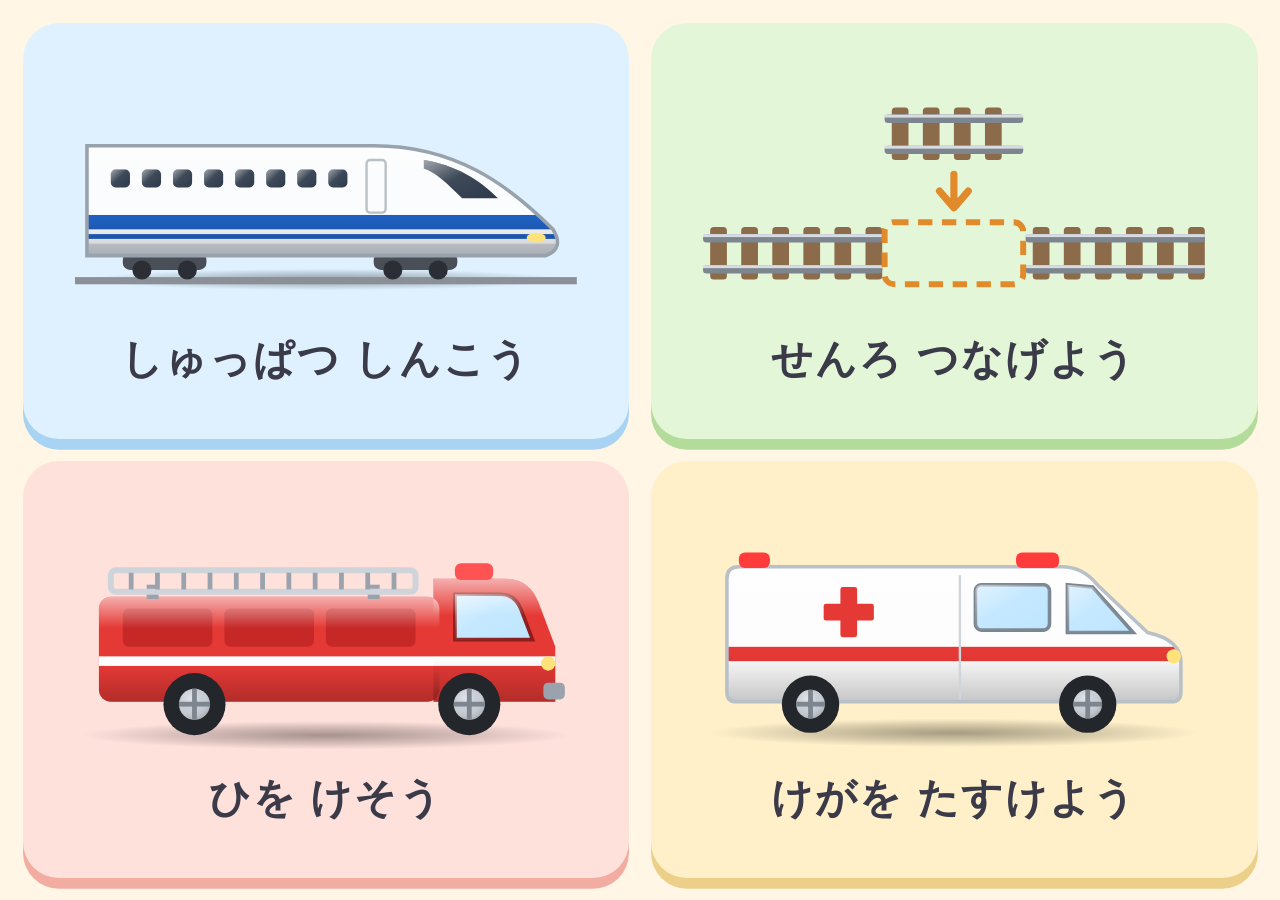
<file: index.html>
<!DOCTYPE html>
<html lang="ja">
<head>
<meta charset="UTF-8">
<meta name="viewport" content="width=device-width, initial-scale=1, maximum-scale=1, user-scalable=no, viewport-fit=cover">
<meta name="apple-mobile-web-app-capable" content="yes">
<meta name="mobile-web-app-capable" content="yes">
<meta name="apple-mobile-web-app-status-bar-style" content="black-translucent">
<meta name="apple-mobile-web-app-title" content="のりもの">
<title>のりもの おしごと</title>
<link rel="stylesheet" href="css/app.css">
</head>
<body>

<section id="home" class="screen">
  <div class="hot" aria-hidden="true"></div>
  <main id="grid"></main>
</section>

<section id="game" class="screen" hidden>
  <div id="stage"></div>
  <button id="homeBtn" class="home-btn" aria-label="ホームにもどる（長押し）">🏠</button>
</section>

<section id="end" class="screen" hidden>
  <div class="hot" aria-hidden="true"></div>
  <div class="end-box">
    <div class="wave">👋</div>
    <div class="end-title">おしまい</div>
    <div class="end-sub">また あそぼうね</div>
  </div>
</section>

<div id="parent" class="modal" hidden>
  <div class="sheet">
    <h2>おうちの人メニュー</h2>
    <p class="muted" id="playedText"></p>
    <div class="row">
      <span>あそぶ時間</span>
      <div class="seg" data-key="limitMin">
        <button data-v="10">10分</button><button data-v="20">20分</button><button data-v="30">30分</button><button data-v="0">なし</button>
      </div>
    </div>
    <div class="row">
      <span>音の大きさ</span>
      <div class="seg" data-key="volume">
        <button data-v="0.4">小</button><button data-v="0.7">中</button><button data-v="1">大</button>
      </div>
    </div>
    <div class="actions">
      <button id="resetTime">時間をリセット</button>
      <button id="closeParent" class="primary">とじる</button>
    </div>
  </div>
</div>

<script type="module" src="js/main.js"></script>
</body>
</html>
</file>
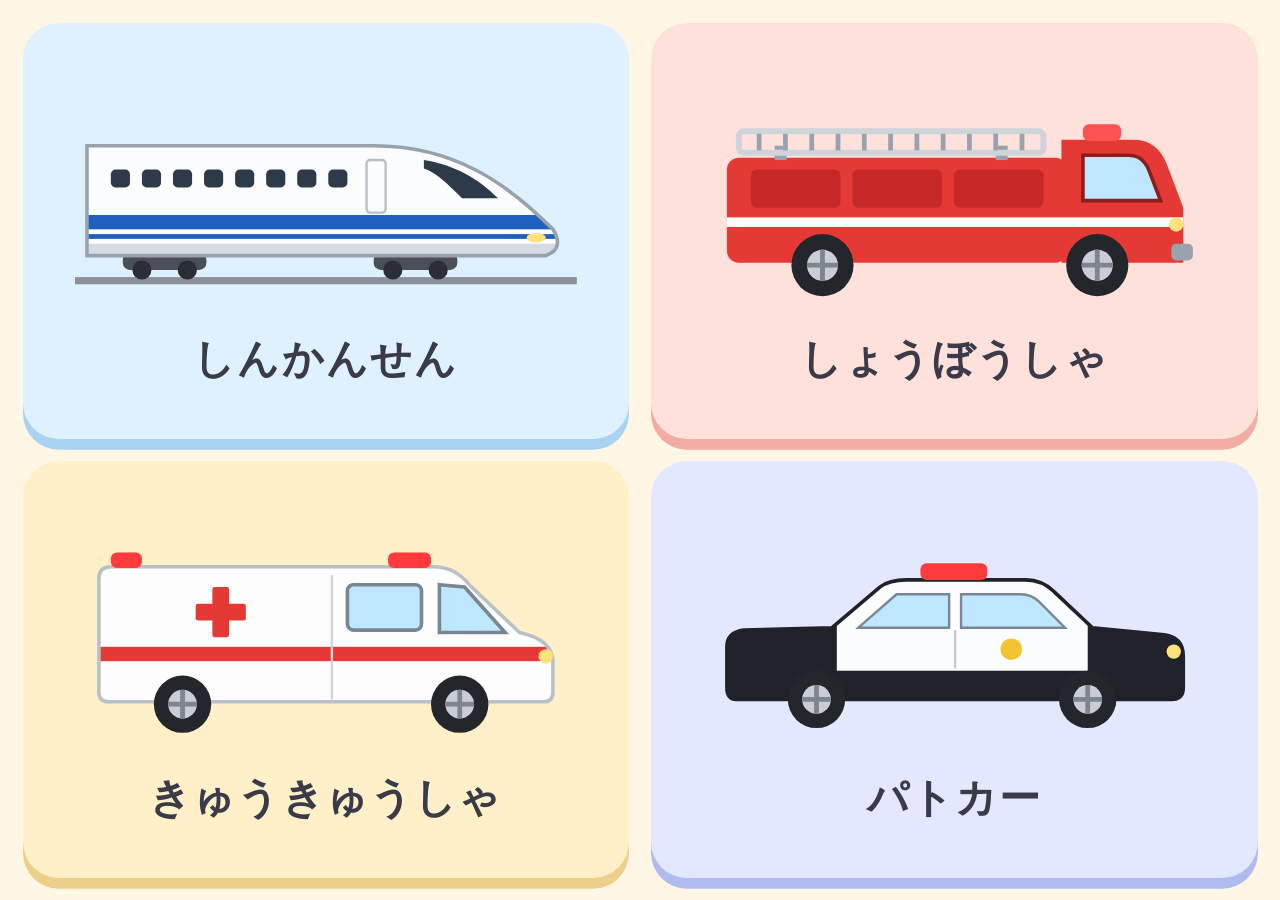
<file: v1.html>
<!DOCTYPE html>
<html lang="ja">
<head>
<meta charset="UTF-8">
<meta name="viewport" content="width=device-width, initial-scale=1, maximum-scale=1, user-scalable=no, viewport-fit=cover">
<meta name="apple-mobile-web-app-capable" content="yes">
<meta name="mobile-web-app-capable" content="yes">
<meta name="apple-mobile-web-app-status-bar-style" content="black-translucent">
<meta name="apple-mobile-web-app-title" content="のりもの">
<title>のりもの なにかな？</title>
<style>
  :root {
    --bg: #fff6e5;
    --ink: #3a3a48;
    --font: "Hiragino Maru Gothic ProN", "ヒラギノ丸ゴ ProN", "Hiragino Sans", "Rounded Mplus 1c", sans-serif;
  }
  * { box-sizing: border-box; -webkit-tap-highlight-color: transparent; }
  html, body {
    margin: 0; height: 100%; overflow: hidden;
    background: var(--bg); color: var(--ink); font-family: var(--font);
    -webkit-user-select: none; user-select: none; -webkit-touch-callout: none;
    touch-action: manipulation; overscroll-behavior: none;
  }

  /* ---------- ホーム：乗り物カード ---------- */
  #grid {
    height: 100dvh;
    display: grid; grid-template-columns: 1fr 1fr; grid-template-rows: 1fr 1fr;
    gap: clamp(12px, 2.5vmin, 28px);
    padding: max(clamp(12px, 2.5vmin, 28px), env(safe-area-inset-top)) clamp(12px, 2.5vmin, 28px) max(clamp(12px, 2.5vmin, 28px), env(safe-area-inset-bottom));
  }
  .card {
    border: none; border-radius: clamp(20px, 4vmin, 40px);
    background: var(--card); color: var(--ink); font: inherit;
    display: flex; flex-direction: column; align-items: center; justify-content: center;
    gap: 2vmin; padding: 2vmin; cursor: pointer;
    box-shadow: 0 1.2vmin 0 var(--shadow);
    transition: transform .12s, box-shadow .12s;
  }
  .card:active { transform: translateY(1vmin) scale(.97); box-shadow: 0 .2vmin 0 var(--shadow); }
  .card svg { width: 88%; max-height: 70%; animation: bob 2.4s ease-in-out infinite; }
  .card:nth-child(2) svg { animation-delay: -.6s; }
  .card:nth-child(3) svg { animation-delay: -1.2s; }
  .card:nth-child(4) svg { animation-delay: -1.8s; }
  .card .label { font-size: clamp(22px, 4.6vmin, 56px); font-weight: 700; letter-spacing: .05em; }

  @keyframes bob { 0%,100% { transform: translateY(0); } 50% { transform: translateY(-4%); } }

  /* 回転灯・タイヤ */
  .beacon { animation: blink .45s steps(1) infinite; }
  @keyframes blink { 50% { opacity: .3; } }
  .wheel { transform-box: fill-box; transform-origin: center; }
  .moving .wheel { animation: spin .45s linear infinite; }
  @keyframes spin { to { transform: rotate(360deg); } }

  /* ---------- 走るシーン ---------- */
  #stage {
    position: fixed; inset: 0; overflow: hidden;
    background: linear-gradient(#8fd3ff, #d9f1ff 70%);
    opacity: 0; pointer-events: none; transition: opacity .35s;
  }
  #stage.show { opacity: 1; pointer-events: auto; }
  .cloud {
    position: absolute; background: #fff; border-radius: 999px; opacity: .9;
    animation: drift 30s linear infinite;
  }
  .cloud::before, .cloud::after { content: ""; position: absolute; background: #fff; border-radius: 50%; }
  .cloud::before { width: 50%; height: 160%; left: 15%; bottom: 20%; }
  .cloud::after { width: 35%; height: 120%; right: 15%; bottom: 25%; }
  @keyframes drift { from { transform: translateX(0); } to { transform: translateX(-40vw); } }

  .fuji {
    position: absolute; left: 50%; bottom: 30vh; width: 70vmin; height: 30vmin;
    transform: translateX(-50%);
    background: linear-gradient(#ffffff 0 28%, #5b7fb8 28%);
    clip-path: polygon(0 100%, 40% 8%, 60% 8%, 100% 100%);
    display: none;
  }
  .ground { position: absolute; left: 0; right: 0; bottom: 0; height: 32vh; background: #8fd16a; }
  .road {
    position: absolute; left: 0; right: 0; bottom: 8vh; height: 17vh; background: #6b7078;
    display: none;
  }
  .road::after {
    content: ""; position: absolute; left: 0; right: 0; top: 50%; height: 1.2vh; transform: translateY(-50%);
    background: repeating-linear-gradient(90deg, #fff 0 8vw, transparent 8vw 14vw);
  }
  .ballast { position: absolute; left: 0; right: 0; bottom: 12vh; height: 7vh; background: #b9aa97; display: none; }

  #stage.scene-rail .fuji, #stage.scene-rail .ballast { display: block; }
  #stage.scene-road .road { display: block; }

  #stageName {
    position: absolute; top: max(8vh, env(safe-area-inset-top)); left: 0; right: 0; text-align: center;
    font-size: clamp(44px, 11vmin, 140px); font-weight: 800; color: #ff6b35;
    text-shadow: 0 0 1.2vmin #fff, 0 0 .5vmin #fff, 0 .7vmin 0 rgba(0,0,0,.15);
    letter-spacing: .06em;
    transform: scale(0);
  }
  #stage.show #stageName { animation: pop .6s cubic-bezier(.3,1.6,.5,1) .35s forwards; }
  @keyframes pop { to { transform: scale(1); } }

  #mover { position: absolute; left: 0; will-change: transform; }
  #mover svg { width: 100%; display: block; }
  #stage.scene-road #mover { width: 70vw; bottom: 12vh; transform: translateX(-80vw); }
  #stage.scene-rail #mover { width: 140vw; bottom: 13vh; transform: translateX(-150vw); }
  #stage.scene-road.show #mover { animation: drive-stop 4.6s forwards; }
  #stage.scene-rail.show #mover { animation: pass 3.9s cubic-bezier(.35,0,.65,1) .2s forwards; }
  #stage.scene-road.show #mover svg { animation: rumble .25s ease-in-out infinite; }

  @keyframes drive-stop {
    0%   { transform: translateX(-80vw); animation-timing-function: cubic-bezier(.2,.7,.4,1); }
    30%  { transform: translateX(15vw); }
    60%  { transform: translateX(15vw); animation-timing-function: cubic-bezier(.6,0,.8,.5); }
    100% { transform: translateX(110vw); }
  }
  @keyframes pass { from { transform: translateX(-150vw); } to { transform: translateX(110vw); } }
  @keyframes rumble { 50% { transform: translateY(-.6%); } }
</style>
</head>
<body>

<main id="grid"></main>

<div id="stage" aria-hidden="true">
  <div class="cloud" style="top:14vh;left:62vw;width:18vmin;height:6vmin"></div>
  <div class="cloud" style="top:26vh;left:12vw;width:24vmin;height:7vmin;animation-duration:42s"></div>
  <div class="fuji"></div>
  <div class="ground"></div>
  <div class="ballast"></div>
  <div class="road"></div>
  <div id="stageName"></div>
  <div id="mover"></div>
</div>

<script>
/* ================= 乗り物のイラスト（右向き） ================= */
const wheel = (cx, cy, r) => `
  <g class="wheel">
    <circle cx="${cx}" cy="${cy}" r="${r}" fill="#23262b"/>
    <circle cx="${cx}" cy="${cy}" r="${r * .5}" fill="#c9ced6"/>
    <rect x="${cx - 2}" y="${cy - r * .5}" width="4" height="${r}" fill="#7d858f"/>
    <rect x="${cx - r * .5}" y="${cy - 2}" width="${r}" height="4" fill="#7d858f"/>
  </g>`;

const NOSE = "M10,60 L250,60 C318,60 362,92 400,130 Q410,146 394,152 L10,152 Z";

function n700(uid, twoCars) {
  const windows = (x0, x1) => {
    let h = "";
    for (let x = x0; x <= x1; x += 26) h += `<rect x="${x}" y="80" width="16" height="15" rx="4" fill="#2d3a4a"/>`;
    return h;
  };
  const bogies = xs => xs.map(x => `
    <rect x="${x}" y="150" width="70" height="14" rx="6" fill="#4a4f57"/>
    <circle cx="${x + 16}" cy="164" r="8" fill="#2b2f35"/>
    <circle cx="${x + 54}" cy="164" r="8" fill="#2b2f35"/>`).join("");
  const stripes = (x, w) => `
    <rect x="${x}" y="118" width="${w}" height="12" fill="#1f5fbf"/>
    <rect x="${x}" y="134" width="${w}" height="4" fill="#1f5fbf"/>
    <rect x="${x}" y="142" width="${w}" height="9" fill="#d5dbe2"/>`;

  const lead = `
    ${bogies([40, 250])}
    <defs><clipPath id="nose-${uid}"><path d="${NOSE}"/></clipPath></defs>
    <g clip-path="url(#nose-${uid})">
      <rect x="0" y="50" width="420" height="110" fill="#fbfcfd"/>
      ${stripes(0, 420)}
    </g>
    <path d="${NOSE}" fill="none" stroke="#98a2ad" stroke-width="3"/>
    ${windows(30, 220)}
    <rect x="244" y="72" width="16" height="44" rx="3" fill="none" stroke="#b8c0c8" stroke-width="2"/>
    <path d="M292,72 C318,76 338,88 354,104 L324,104 C312,92 302,82 292,79 Z" fill="#2d3a4a"/>
    <ellipse cx="386" cy="137" rx="8" ry="4" fill="#ffe27a"/>`;

  if (!twoCars) {
    return `<svg viewBox="0 0 420 200" xmlns="http://www.w3.org/2000/svg">
      <rect x="0" y="170" width="420" height="6" fill="#8a8f98"/>${lead}</svg>`;
  }
  const middle = `
    ${bogies([40, 270])}
    <rect x="10" y="60" width="380" height="92" rx="8" fill="#fbfcfd" stroke="#98a2ad" stroke-width="3"/>
    ${stripes(11.5, 377)}
    ${windows(40, 340)}
    <rect x="388" y="76" width="24" height="64" fill="#7d858f"/>`;
  return `<svg viewBox="0 0 820 200" xmlns="http://www.w3.org/2000/svg">
    <rect x="0" y="170" width="820" height="6" fill="#8a8f98"/>
    ${middle}<g transform="translate(400,0)">${lead}</g></svg>`;
}

function fireTruck() {
  let rungs = "";
  for (let x = 45; x < 280; x += 22) rungs += `<rect x="${x}" y="50" width="4" height="14" fill="#9aa3ad"/>`;
  return `<svg viewBox="0 0 420 200" xmlns="http://www.w3.org/2000/svg">
    <rect x="20" y="70" width="285" height="88" rx="10" fill="#e53935"/>
    <rect x="40" y="80" width="75" height="32" rx="5" fill="#c62828"/>
    <rect x="125" y="80" width="75" height="32" rx="5" fill="#c62828"/>
    <rect x="210" y="80" width="75" height="32" rx="5" fill="#c62828"/>
    <path d="M300,55 L360,55 Q380,55 388,75 L402,112 L402,158 L300,158 Z" fill="#e53935"/>
    <path d="M318,68 L356,68 Q368,68 373,80 L383,106 L318,106 Z" fill="#bfe6ff" stroke="#8b1d1b" stroke-width="3"/>
    <rect x="20" y="120" width="382" height="8" fill="#fff"/>
    <rect x="60" y="60" width="10" height="12" fill="#9aa3ad"/>
    <rect x="245" y="60" width="10" height="12" fill="#9aa3ad"/>
    <rect x="30" y="48" width="255" height="18" rx="4" fill="none" stroke="#cfd4da" stroke-width="5"/>
    ${rungs}
    <rect class="beacon" x="318" y="42" width="32" height="14" rx="5" fill="#ff5252"/>
    <rect x="392" y="142" width="18" height="14" rx="4" fill="#9aa3ad"/>
    <circle cx="396" cy="126" r="6" fill="#ffe27a"/>
    ${wheel(100, 160, 26)}${wheel(330, 160, 26)}
  </svg>`;
}

function ambulance(uid) {
  const body = "M20,55 Q20,45 30,45 L300,45 Q318,45 330,60 L372,100 Q400,106 400,125 L400,150 Q400,158 392,158 L28,158 Q20,158 20,150 Z";
  return `<svg viewBox="0 0 420 200" xmlns="http://www.w3.org/2000/svg">
    <defs><clipPath id="amb-${uid}"><path d="${body}"/></clipPath></defs>
    <path d="${body}" fill="#fdfdfd"/>
    <g clip-path="url(#amb-${uid})"><rect x="0" y="112" width="420" height="12" fill="#e53935"/></g>
    <path d="${body}" fill="none" stroke="#b8c0c8" stroke-width="3"/>
    <path d="M305,60 L326,62 L360,100 L305,100 Z" fill="#bfe6ff" stroke="#7a8691" stroke-width="3"/>
    <rect x="228" y="60" width="62" height="38" rx="5" fill="#bfe6ff" stroke="#7a8691" stroke-width="3"/>
    <rect x="115" y="62" width="14" height="42" rx="2" fill="#e53935"/>
    <rect x="101" y="76" width="42" height="14" rx="2" fill="#e53935"/>
    <line x1="215" y1="52" x2="215" y2="156" stroke="#d0d5db" stroke-width="2"/>
    <rect class="beacon" x="262" y="33" width="36" height="13" rx="5" fill="#ff3b3b"/>
    <rect class="beacon" x="30" y="33" width="26" height="13" rx="5" fill="#ff3b3b" style="animation-delay:-.22s"/>
    <circle cx="394" cy="120" r="6" fill="#ffe27a"/>
    ${wheel(90, 160, 24)}${wheel(322, 160, 24)}
  </svg>`;
}

function policeCar(uid) {
  const body = "M20,112 Q20,100 34,98 L108,96 L148,62 Q156,56 170,56 L270,56 Q284,56 294,66 L326,96 L386,102 Q402,104 402,120 L402,146 Q402,156 392,156 L28,156 Q20,156 20,146 Z";
  return `<svg viewBox="0 0 420 200" xmlns="http://www.w3.org/2000/svg">
    <defs><clipPath id="pol-${uid}"><path d="${body}"/></clipPath></defs>
    <path d="${body}" fill="#1f2228"/>
    <g clip-path="url(#pol-${uid})"><rect x="112" y="40" width="210" height="92" fill="#fbfcfd"/></g>
    <path d="${body}" fill="none" stroke="#1f2228" stroke-width="3"/>
    <path d="M162,68 L206,68 L206,96 L130,96 Z" fill="#bfe6ff" stroke="#7a8691" stroke-width="2"/>
    <path d="M216,68 L266,68 Q275,68 281,74 L303,96 L216,96 Z" fill="#bfe6ff" stroke="#7a8691" stroke-width="2"/>
    <line x1="211" y1="98" x2="211" y2="130" stroke="#c3c9d0" stroke-width="2"/>
    <circle cx="258" cy="114" r="9" fill="#f2c230"/>
    <rect class="beacon" x="182" y="42" width="56" height="14" rx="5" fill="#ff3b3b"/>
    <circle cx="394" cy="116" r="6" fill="#ffe27a"/>
    ${wheel(95, 156, 24)}${wheel(322, 156, 24)}
  </svg>`;
}

/* ================= 音（Web Audio で合成） ================= */
let ctx, master, noiseBuf;

function ensureAudio() {
  if (!ctx) {
    ctx = new (window.AudioContext || window.webkitAudioContext)();
    master = ctx.createGain();
    master.gain.value = 0.9;
    master.connect(ctx.destination);
    noiseBuf = ctx.createBuffer(1, ctx.sampleRate * 2, ctx.sampleRate);
    const d = noiseBuf.getChannelData(0);
    for (let i = 0; i < d.length; i++) d[i] = Math.random() * 2 - 1;
  }
  if (ctx.state === "suspended") ctx.resume();
}

// 近づいて遠ざかる感じのフェード
function soundBus(dur) {
  const g = ctx.createGain(), t = ctx.currentTime;
  g.gain.setValueAtTime(0, t);
  g.gain.linearRampToValueAtTime(1, t + 0.8);
  g.gain.setValueAtTime(1, t + dur - 1.2);
  g.gain.linearRampToValueAtTime(0, t + dur);
  g.connect(master);
  return g;
}

function wail(bus, t, dur, lo, hi, up, down, vol) {
  const o = ctx.createOscillator(), f = ctx.createBiquadFilter(), g = ctx.createGain();
  o.type = "sawtooth"; f.type = "lowpass"; f.frequency.value = 1800; g.gain.value = vol;
  o.connect(f).connect(g).connect(bus);
  o.frequency.setValueAtTime(lo, t);
  for (let s = t; s < t + dur; s += up + down) {
    o.frequency.linearRampToValueAtTime(hi, s + up);
    o.frequency.linearRampToValueAtTime(lo, s + up + down);
  }
  o.start(t); o.stop(t + dur);
}

function bell(bus, t) {
  [1480, 2230].forEach((freq, i) => {
    const o = ctx.createOscillator(), g = ctx.createGain();
    o.frequency.value = freq;
    g.gain.setValueAtTime(i ? 0.12 : 0.22, t);
    g.gain.exponentialRampToValueAtTime(0.001, t + 0.28);
    o.connect(g).connect(bus);
    o.start(t); o.stop(t + 0.3);
  });
}

const SOUNDS = {
  // ピーポーピーポー
  ambulance(dur) {
    const t = ctx.currentTime, bus = soundBus(dur);
    const o = ctx.createOscillator(), g = ctx.createGain();
    o.type = "triangle"; g.gain.value = 0.4;
    o.connect(g).connect(bus);
    for (let i = 0, s = t; s < t + dur; i++, s += 0.62) o.frequency.setValueAtTime(i % 2 ? 770 : 960, s);
    o.start(t); o.stop(t + dur);
  },
  // ウ〜〜ウ〜〜
  police(dur) {
    const t = ctx.currentTime, bus = soundBus(dur);
    wail(bus, t, dur, 450, 1050, 0.9, 1.3, 0.16);
  },
  // ウ〜〜 ＋ カンカンカン
  fire(dur) {
    const t = ctx.currentTime, bus = soundBus(dur);
    wail(bus, t, dur, 380, 820, 1.4, 1.4, 0.1);
    for (let s = t + 0.1; s < t + dur; s += 0.32) bell(bus, s);
  },
  // ファーン ＋ びゅーん
  shinkansen(dur) {
    const t = ctx.currentTime;
    [466, 587].forEach(freq => {
      const o = ctx.createOscillator(), f = ctx.createBiquadFilter(), g = ctx.createGain();
      o.type = "sawtooth"; o.frequency.value = freq;
      f.type = "lowpass"; f.frequency.value = 1400;
      g.gain.setValueAtTime(0, t);
      g.gain.linearRampToValueAtTime(0.09, t + 0.05);
      g.gain.setValueAtTime(0.09, t + 0.6);
      g.gain.linearRampToValueAtTime(0, t + 0.8);
      o.connect(f).connect(g).connect(master);
      o.start(t); o.stop(t + 0.85);
    });
    const n = ctx.createBufferSource(), bp = ctx.createBiquadFilter(), g = ctx.createGain();
    n.buffer = noiseBuf; n.loop = true;
    bp.type = "bandpass"; bp.Q.value = 0.8;
    bp.frequency.setValueAtTime(350, t);
    bp.frequency.linearRampToValueAtTime(1700, t + dur * 0.55);
    bp.frequency.linearRampToValueAtTime(450, t + dur);
    g.gain.setValueAtTime(0, t);
    g.gain.linearRampToValueAtTime(0.9, t + dur * 0.55);
    g.gain.linearRampToValueAtTime(0, t + dur);
    n.connect(bp).connect(g).connect(master);
    n.start(t); n.stop(t + dur);
  },
};

/* ================= 声（読み上げ） ================= */
let jaVoice = null;
function pickVoice() {
  if (!("speechSynthesis" in window)) return;
  const voices = speechSynthesis.getVoices().filter(v => v.lang && v.lang.replace("_", "-").startsWith("ja"));
  jaVoice = voices.find(v => /Kyoko|O-ren|Otoya/.test(v.name)) || voices[0] || null;
}
if ("speechSynthesis" in window) {
  pickVoice();
  speechSynthesis.addEventListener?.("voiceschanged", pickVoice);
}
function speak(text) {
  if (!("speechSynthesis" in window)) return;
  speechSynthesis.cancel();
  const u = new SpeechSynthesisUtterance(text);
  u.lang = "ja-JP";
  if (jaVoice) u.voice = jaVoice;
  u.rate = 0.9; u.pitch = 1.25; u.volume = 1;
  speechSynthesis.speak(u);
}

/* ================= 乗り物リスト ================= */
const VEHICLES = [
  { name: "しんかんせん",   say: "しんかんせん！ エヌななひゃくけい！", card: "#dff1ff", shadow: "#a9d3f2", scene: "rail", sound: "shinkansen", dur: 4.1,
    art: uid => n700(uid, false), stageArt: uid => n700(uid, true) },
  { name: "しょうぼうしゃ", say: "しょうぼうしゃ！ カンカンカン！", card: "#ffe1dc", shadow: "#f3aca1", scene: "road", sound: "fire", dur: 4.6,
    art: fireTruck },
  { name: "きゅうきゅうしゃ", say: "きゅうきゅうしゃ！ ピーポーピーポー！", card: "#fff0c9", shadow: "#ecd08a", scene: "road", sound: "ambulance", dur: 4.6,
    art: ambulance },
  { name: "パトカー",       say: "パトカー！ ウーウー！", card: "#e3e8ff", shadow: "#b0bbef", scene: "road", sound: "police", dur: 4.6,
    art: policeCar },
];

/* ================= 画面 ================= */
const grid = document.getElementById("grid");
const stage = document.getElementById("stage");
const mover = document.getElementById("mover");
const stageName = document.getElementById("stageName");
let busy = false;

VEHICLES.forEach((v, i) => {
  const b = document.createElement("button");
  b.className = "card";
  b.style.setProperty("--card", v.card);
  b.style.setProperty("--shadow", v.shadow);
  b.innerHTML = v.art("card" + i) + `<span class="label">${v.name}</span>`;
  b.addEventListener("click", () => play(v));
  grid.appendChild(b);
});

function play(v) {
  if (busy) return;
  busy = true;
  ensureAudio();
  speak(v.say);   // iPad では「タップした瞬間」に喋らせないと声が出ないので最初に呼ぶ
  SOUNDS[v.sound](v.dur);

  stage.className = "scene-" + v.scene;
  stageName.textContent = v.name;
  mover.innerHTML = (v.stageArt || v.art)("stage");
  mover.className = "moving";
  void stage.offsetWidth;   // アニメーションを毎回最初から
  stage.classList.add("show");

  setTimeout(() => {
    stage.classList.remove("show");
    setTimeout(() => { mover.innerHTML = ""; busy = false; }, 400);
  }, v.dur * 1000 + 200);
}

// ピンチで拡大されないように（iPad Safari）
document.addEventListener("gesturestart", e => e.preventDefault());
document.addEventListener("visibilitychange", () => {
  if (document.hidden && ctx) { ctx.suspend(); speechSynthesis?.cancel(); }
});
</script>
</body>
</html>
</file>
<file: css/app.css>
:root {
  --bg: #fff6e5;
  --ink: #3a3a48;
  --accent: #ff6b35;
  --font: "Hiragino Maru Gothic ProN", "ヒラギノ丸ゴ ProN", "Hiragino Sans", "Rounded Mplus 1c", sans-serif;
}
* { box-sizing: border-box; -webkit-tap-highlight-color: transparent; }
html, body {
  margin: 0; height: 100%; overflow: hidden;
  background: var(--bg); color: var(--ink); font-family: var(--font);
  -webkit-user-select: none; user-select: none; -webkit-touch-callout: none;
  touch-action: manipulation; overscroll-behavior: none;
}
button { font: inherit; color: inherit; cursor: pointer; }
[hidden] { display: none !important; }
.screen { position: fixed; inset: 0; }

/* ---------- ホーム ---------- */
#grid {
  height: 100dvh;
  display: grid; grid-template-columns: 1fr 1fr; grid-template-rows: 1fr 1fr;
  gap: clamp(12px, 2.5vmin, 28px);
  padding: max(clamp(12px, 2.5vmin, 28px), env(safe-area-inset-top)) clamp(12px, 2.5vmin, 28px) max(clamp(12px, 2.5vmin, 28px), env(safe-area-inset-bottom));
}
.card {
  border: none; border-radius: clamp(20px, 4vmin, 40px);
  background: var(--card);
  display: flex; flex-direction: column; align-items: center; justify-content: center;
  gap: 2vmin; padding: 2vmin;
  box-shadow: 0 1.2vmin 0 var(--shadow);
  transition: transform .12s, box-shadow .12s;
}
.card:active { transform: translateY(1vmin) scale(.97); box-shadow: 0 .2vmin 0 var(--shadow); }
.card svg { width: 88%; max-height: 70%; animation: bob 2.4s ease-in-out infinite; }
.card:nth-child(2) svg { animation-delay: -.6s; }
.card:nth-child(3) svg { animation-delay: -1.2s; }
.card:nth-child(4) svg { animation-delay: -1.8s; }
.card .label { font-size: clamp(22px, 4.6vmin, 56px); font-weight: 700; letter-spacing: .05em; }
@keyframes bob { 0%, 100% { transform: translateY(0); } 50% { transform: translateY(-4%); } }

/* 親メニューを開く場所（左上を3秒長押し） */
.hot { position: fixed; top: 0; left: 0; width: 70px; height: 70px; z-index: 5; }
.hot.holding::after {
  content: ""; position: absolute; inset: 12px; border-radius: 50%;
  border: 5px solid rgba(0, 0, 0, .3);
  animation: grow var(--ms, 3s) linear forwards;
}
@keyframes grow { from { transform: scale(.2); opacity: .2; } to { transform: scale(1); opacity: 1; } }

/* ---------- ゲーム ---------- */
#game { background: #cdeeff; }
#stage { position: absolute; inset: 0; overflow: hidden; }
#stage svg { width: 100%; height: 100%; display: block; overflow: visible; touch-action: none; font-family: var(--font); }
.home-btn {
  position: absolute; z-index: 5;
  top: max(12px, env(safe-area-inset-top)); right: max(12px, env(safe-area-inset-right));
  width: 64px; height: 64px; border-radius: 50%; border: none;
  background: rgba(255, 255, 255, .75); font-size: 30px;
  box-shadow: 0 3px 0 rgba(0, 0, 0, .12);
  transition: transform var(--ms, 1s) linear, background var(--ms, 1s);
}
.home-btn.holding { transform: scale(1.25); background: #ffd54a; }

/* SVG の動き */
.beacon { animation: blink .45s steps(1) infinite; }
@keyframes blink { 50% { opacity: .3; } }
.wheel { transform-box: fill-box; transform-origin: center; }
.moving .wheel { animation: spin .45s linear infinite; }
@keyframes spin { to { transform: rotate(360deg); } }
.flame { transform-box: fill-box; transform-origin: 50% 100%; animation: flicker .3s ease-in-out infinite alternate; }
@keyframes flicker { to { transform: scale(.93, 1.08); } }
.pulse { transform-box: fill-box; transform-origin: center; animation: pulse 1s ease-in-out infinite; }
@keyframes pulse { 50% { transform: scale(1.08); } }
.gap-mark { fill: rgba(255, 255, 255, .35); stroke: #fff; stroke-width: 5; stroke-dasharray: 14 10; animation: blink 1s steps(1) infinite; }
.water { stroke: #4fc3f7; stroke-width: 18; stroke-linecap: round; stroke-dasharray: 22 12; opacity: .9; animation: flow .25s linear infinite; }
@keyframes flow { to { stroke-dashoffset: -34; } }
.fx-ring { fill: none; stroke: #ffd54a; stroke-width: 14; pointer-events: none; transform-box: fill-box; transform-origin: center; animation: ring .7s ease-out 2; }
@keyframes ring { from { transform: scale(.5); opacity: 1; } to { transform: scale(1.35); opacity: 0; } }
.fx-hand, .fx-dot { pointer-events: none; }

/* お祝い */
.confetti { position: absolute; inset: 0; pointer-events: none; overflow: hidden; z-index: 10; }
.confetti i { position: absolute; top: -5vh; width: 1.6vmin; height: 2.6vmin; border-radius: 3px; animation: fall linear forwards; }
@keyframes fall { to { transform: translate(var(--x), 110vh) rotate(var(--r)); } }
.yay {
  position: absolute; left: 0; right: 0; top: 30%; text-align: center;
  font-size: clamp(56px, 14vmin, 180px); font-weight: 800; color: var(--accent);
  text-shadow: 0 0 2vmin #fff, 0 0 1vmin #fff, 0 1vmin 0 rgba(0, 0, 0, .12);
  animation: pop .6s cubic-bezier(.3, 1.6, .5, 1) both;
}
@keyframes pop { from { transform: scale(0); } to { transform: scale(1); } }

/* ---------- おしまい ---------- */
#end { background: #2c3e66; color: #fff; display: grid; place-items: center; }
.end-box { text-align: center; }
.wave { font-size: 22vmin; display: inline-block; transform-origin: 70% 80%; animation: wave 1.4s ease-in-out infinite; }
@keyframes wave { 0%, 100% { transform: rotate(0); } 25% { transform: rotate(18deg); } 75% { transform: rotate(-12deg); } }
.end-title { font-size: 13vmin; font-weight: 800; letter-spacing: .1em; }
.end-sub { font-size: 5vmin; opacity: .85; margin-top: 1vmin; }

/* ---------- 親メニュー ---------- */
.modal { position: fixed; inset: 0; z-index: 20; background: rgba(0, 0, 0, .45); display: grid; place-items: center; padding: 16px; }
.sheet { background: #fff; color: var(--ink); border-radius: 24px; padding: 28px; width: min(520px, 100%); }
.sheet h2 { margin: 0 0 4px; font-size: 24px; }
.muted { margin: 0 0 20px; color: #777; }
.row { display: flex; align-items: center; justify-content: space-between; gap: 12px; margin: 14px 0; flex-wrap: wrap; font-weight: 700; }
.seg { display: flex; gap: 6px; }
.seg button, .actions button { border: 2px solid #e2e2ea; background: #f6f6fa; border-radius: 12px; padding: 10px 14px; font-size: 17px; }
.seg button.on { background: var(--accent); border-color: var(--accent); color: #fff; }
.actions { display: flex; justify-content: space-between; margin-top: 24px; gap: 12px; }
.actions .primary { background: var(--ink); border-color: var(--ink); color: #fff; }
</file>
